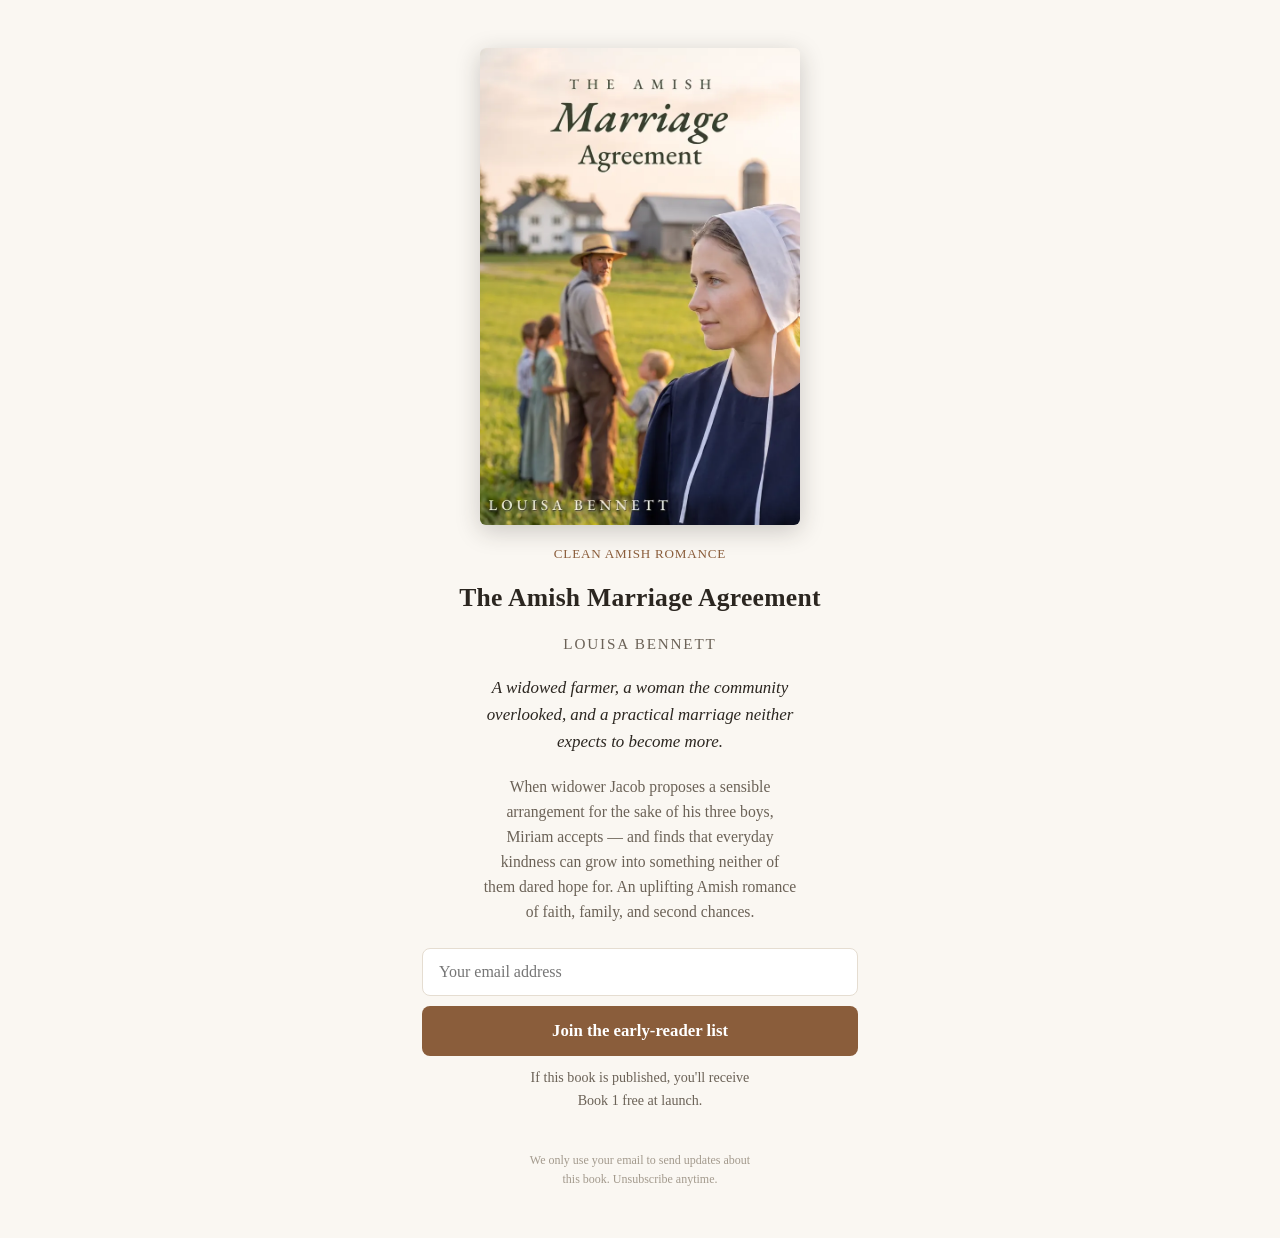
<file: amish-agreement/index.html>
<!DOCTYPE html>
<html lang="en">
<head>
<meta charset="utf-8">
<meta name="viewport" content="width=device-width, initial-scale=1">
<meta name="robots" content="noindex">
<title>The Amish Marriage Agreement — Louisa Bennett</title>
<link rel="stylesheet" href="../style.css">
<!-- Meta Pixel Code -->
<script>
!function(f,b,e,v,n,t,s)
{if(f.fbq)return;n=f.fbq=function(){n.callMethod?
n.callMethod.apply(n,arguments):n.queue.push(arguments)};
if(!f._fbq)f._fbq=n;n.push=n;n.loaded=!0;n.version='2.0';
n.queue=[];t=b.createElement(e);t.async=!0;
t.src=v;s=b.getElementsByTagName(e)[0];
s.parentNode.insertBefore(t,s)}(window, document,'script',
'https://connect.facebook.net/en_US/fbevents.js');
fbq('init', '2118679932365099');
fbq('track', 'PageView');
</script>
<noscript><img height="1" width="1" style="display:none"
src="https://www.facebook.com/tr?id=2118679932365099&ev=PageView&noscript=1"
/></noscript>
<!-- End Meta Pixel Code -->
</head>
<body>
<main class="wrap">
  <img class="cover" src="../assets/c.webp" alt="The Amish Marriage Agreement book cover">
  <p class="tag">Clean Amish romance</p>
  <h1>The Amish Marriage Agreement</h1>
  <p class="byline">Louisa Bennett</p>
  <p class="promise">A widowed farmer, a woman the community overlooked, and a practical marriage neither expects to become more.</p>
  <p class="body">When widower Jacob proposes a sensible arrangement for the sake of his three boys, Miriam accepts — and finds that everyday kindness can grow into something neither of them dared hope for. An uplifting Amish romance of faith, family, and second chances.</p>
  <div id="signup" style="width:100%">
    <form id="list-form" method="post" action="#">
      <input type="hidden" name="fields[cell]" value="C">
      <input type="hidden" name="fields[utm_campaign]" value="">
      <input type="hidden" name="fields[utm_content]" value="">
      <input type="email" name="fields[email]" placeholder="Your email address" required autocomplete="email">
      <button type="submit">Join the early-reader list</button>
    </form>
    <p class="promise-note" style="margin:10px auto 0">If this book is published, you'll receive Book&nbsp;1 free at launch.</p>
  </div>
  <div id="success" class="success">
    <h2>You're on the list.</h2>
    <p class="promise-note">If this book is published, you'll receive Book&nbsp;1 free at launch. No spam — you can unsubscribe anytime.</p>
  </div>
  <footer>We only use your email to send updates about this book. Unsubscribe anytime.</footer>
</main>
<script src="../app.js"></script>
</body>
</html>
</file>
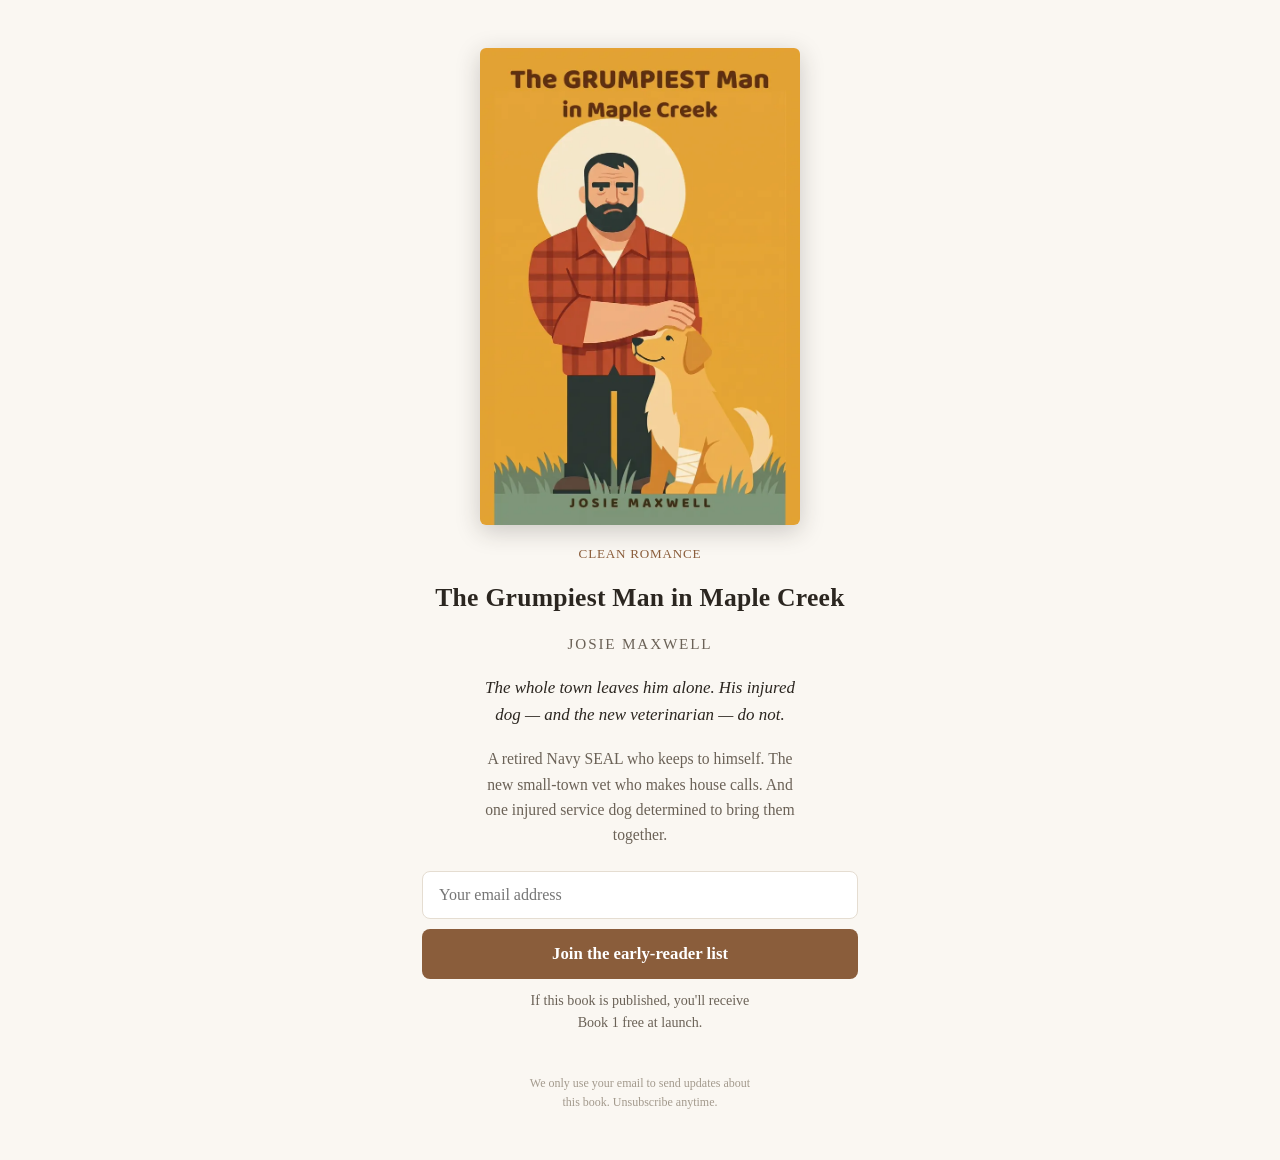
<file: maple-creek/index.html>
<!DOCTYPE html>
<html lang="en">
<head>
<meta charset="utf-8">
<meta name="viewport" content="width=device-width, initial-scale=1">
<meta name="robots" content="noindex">
<title>The Grumpiest Man in Maple Creek — Josie Maxwell</title>
<link rel="stylesheet" href="../style.css">
<!-- Meta Pixel Code -->
<script>
!function(f,b,e,v,n,t,s)
{if(f.fbq)return;n=f.fbq=function(){n.callMethod?
n.callMethod.apply(n,arguments):n.queue.push(arguments)};
if(!f._fbq)f._fbq=n;n.push=n;n.loaded=!0;n.version='2.0';
n.queue=[];t=b.createElement(e);t.async=!0;
t.src=v;s=b.getElementsByTagName(e)[0];
s.parentNode.insertBefore(t,s)}(window, document,'script',
'https://connect.facebook.net/en_US/fbevents.js');
fbq('init', '2118679932365099');
fbq('track', 'PageView');
</script>
<noscript><img height="1" width="1" style="display:none"
src="https://www.facebook.com/tr?id=2118679932365099&ev=PageView&noscript=1"
/></noscript>
<!-- End Meta Pixel Code -->
</head>
<body>
<main class="wrap">
  <img class="cover" src="../assets/b.webp" alt="The Grumpiest Man in Maple Creek book cover">
  <p class="tag">Clean romance</p>
  <h1>The Grumpiest Man in Maple Creek</h1>
  <p class="byline">Josie Maxwell</p>
  <p class="promise">The whole town leaves him alone. His injured dog — and the new veterinarian — do not.</p>
  <p class="body">A retired Navy SEAL who keeps to himself. The new small-town vet who makes house calls. And one injured service dog determined to bring them together.</p>
  <div id="signup" style="width:100%">
    <form id="list-form" method="post" action="#">
      <input type="hidden" name="fields[cell]" value="B">
      <input type="hidden" name="fields[utm_campaign]" value="">
      <input type="hidden" name="fields[utm_content]" value="">
      <input type="email" name="fields[email]" placeholder="Your email address" required autocomplete="email">
      <button type="submit">Join the early-reader list</button>
    </form>
    <p class="promise-note" style="margin:10px auto 0">If this book is published, you'll receive Book&nbsp;1 free at launch.</p>
  </div>
  <div id="success" class="success">
    <h2>You're on the list.</h2>
    <p class="promise-note">If this book is published, you'll receive Book&nbsp;1 free at launch. No spam — you can unsubscribe anytime.</p>
  </div>
  <footer>We only use your email to send updates about this book. Unsubscribe anytime.</footer>
</main>
<script src="../app.js"></script>
</body>
</html>
</file>
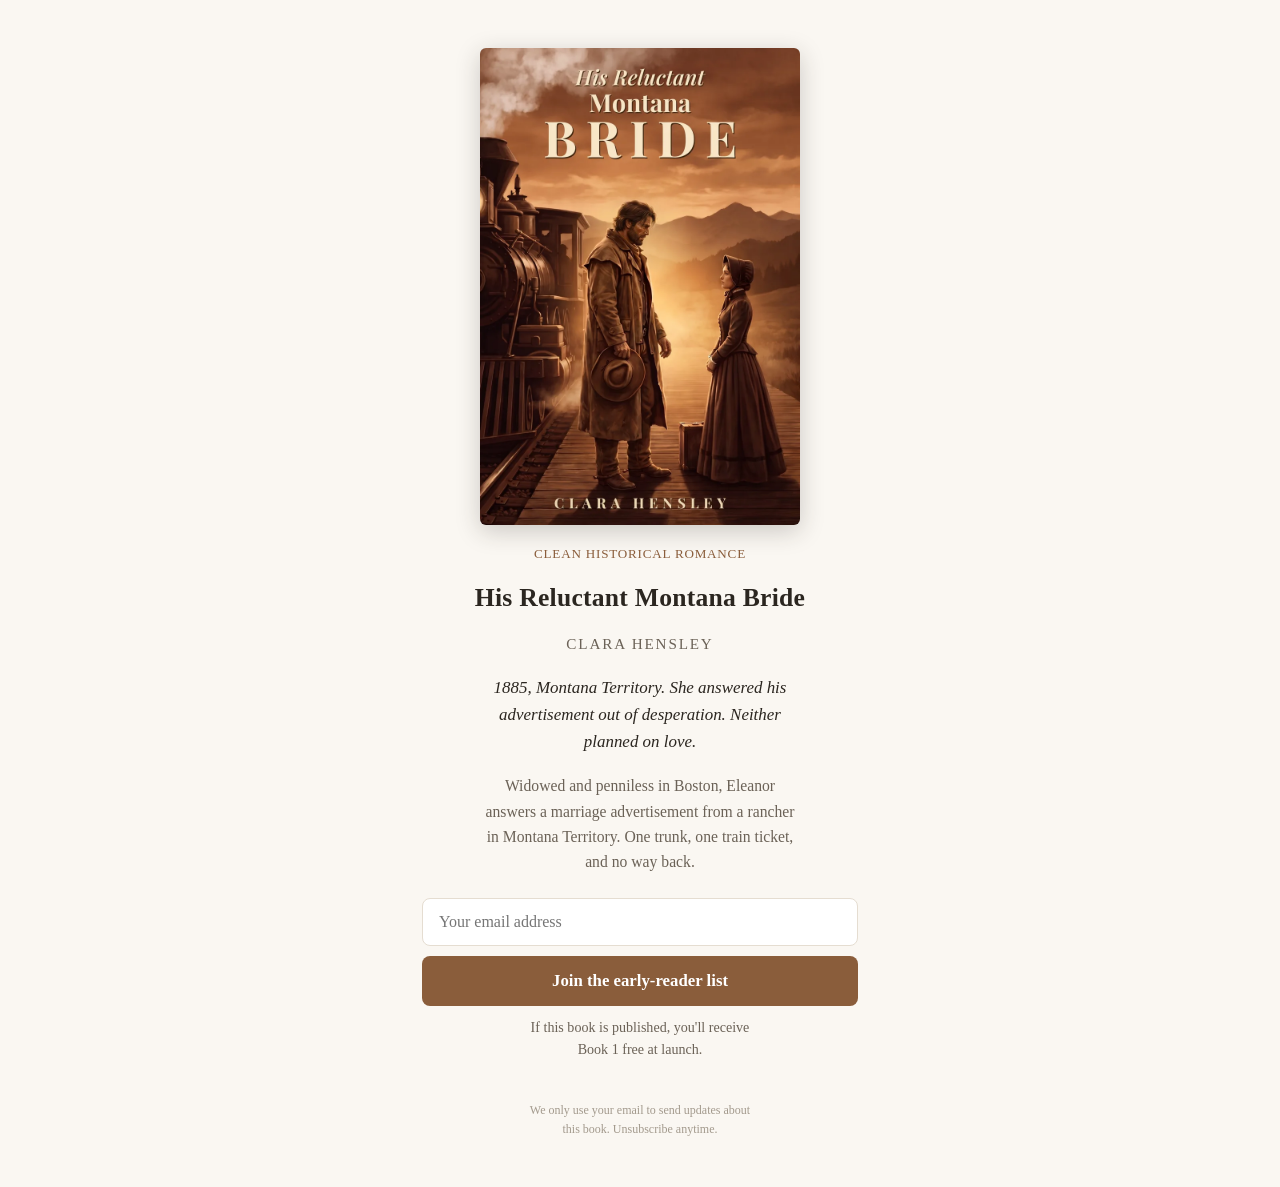
<file: montana-bride/index.html>
<!DOCTYPE html>
<html lang="en">
<head>
<meta charset="utf-8">
<meta name="viewport" content="width=device-width, initial-scale=1">
<meta name="robots" content="noindex">
<title>His Reluctant Montana Bride — Clara Hensley</title>
<link rel="stylesheet" href="../style.css">
<!-- Meta Pixel Code -->
<script>
!function(f,b,e,v,n,t,s)
{if(f.fbq)return;n=f.fbq=function(){n.callMethod?
n.callMethod.apply(n,arguments):n.queue.push(arguments)};
if(!f._fbq)f._fbq=n;n.push=n;n.loaded=!0;n.version='2.0';
n.queue=[];t=b.createElement(e);t.async=!0;
t.src=v;s=b.getElementsByTagName(e)[0];
s.parentNode.insertBefore(t,s)}(window, document,'script',
'https://connect.facebook.net/en_US/fbevents.js');
fbq('init', '2118679932365099');
fbq('track', 'PageView');
</script>
<noscript><img height="1" width="1" style="display:none"
src="https://www.facebook.com/tr?id=2118679932365099&ev=PageView&noscript=1"
/></noscript>
<!-- End Meta Pixel Code -->
</head>
<body>
<main class="wrap">
  <img class="cover" src="../assets/d.webp" alt="His Reluctant Montana Bride book cover">
  <p class="tag">Clean historical romance</p>
  <h1>His Reluctant Montana Bride</h1>
  <p class="byline">Clara Hensley</p>
  <p class="promise">1885, Montana Territory. She answered his advertisement out of desperation. Neither planned on love.</p>
  <p class="body">Widowed and penniless in Boston, Eleanor answers a marriage advertisement from a rancher in Montana Territory. One trunk, one train ticket, and no way back.</p>
  <div id="signup" style="width:100%">
    <form id="list-form" method="post" action="#">
      <input type="hidden" name="fields[cell]" value="D">
      <input type="hidden" name="fields[utm_campaign]" value="">
      <input type="hidden" name="fields[utm_content]" value="">
      <input type="email" name="fields[email]" placeholder="Your email address" required autocomplete="email">
      <button type="submit">Join the early-reader list</button>
    </form>
    <p class="promise-note" style="margin:10px auto 0">If this book is published, you'll receive Book&nbsp;1 free at launch.</p>
  </div>
  <div id="success" class="success">
    <h2>You're on the list.</h2>
    <p class="promise-note">If this book is published, you'll receive Book&nbsp;1 free at launch. No spam — you can unsubscribe anytime.</p>
  </div>
  <footer>We only use your email to send updates about this book. Unsubscribe anytime.</footer>
</main>
<script src="../app.js"></script>
</body>
</html>
</file>
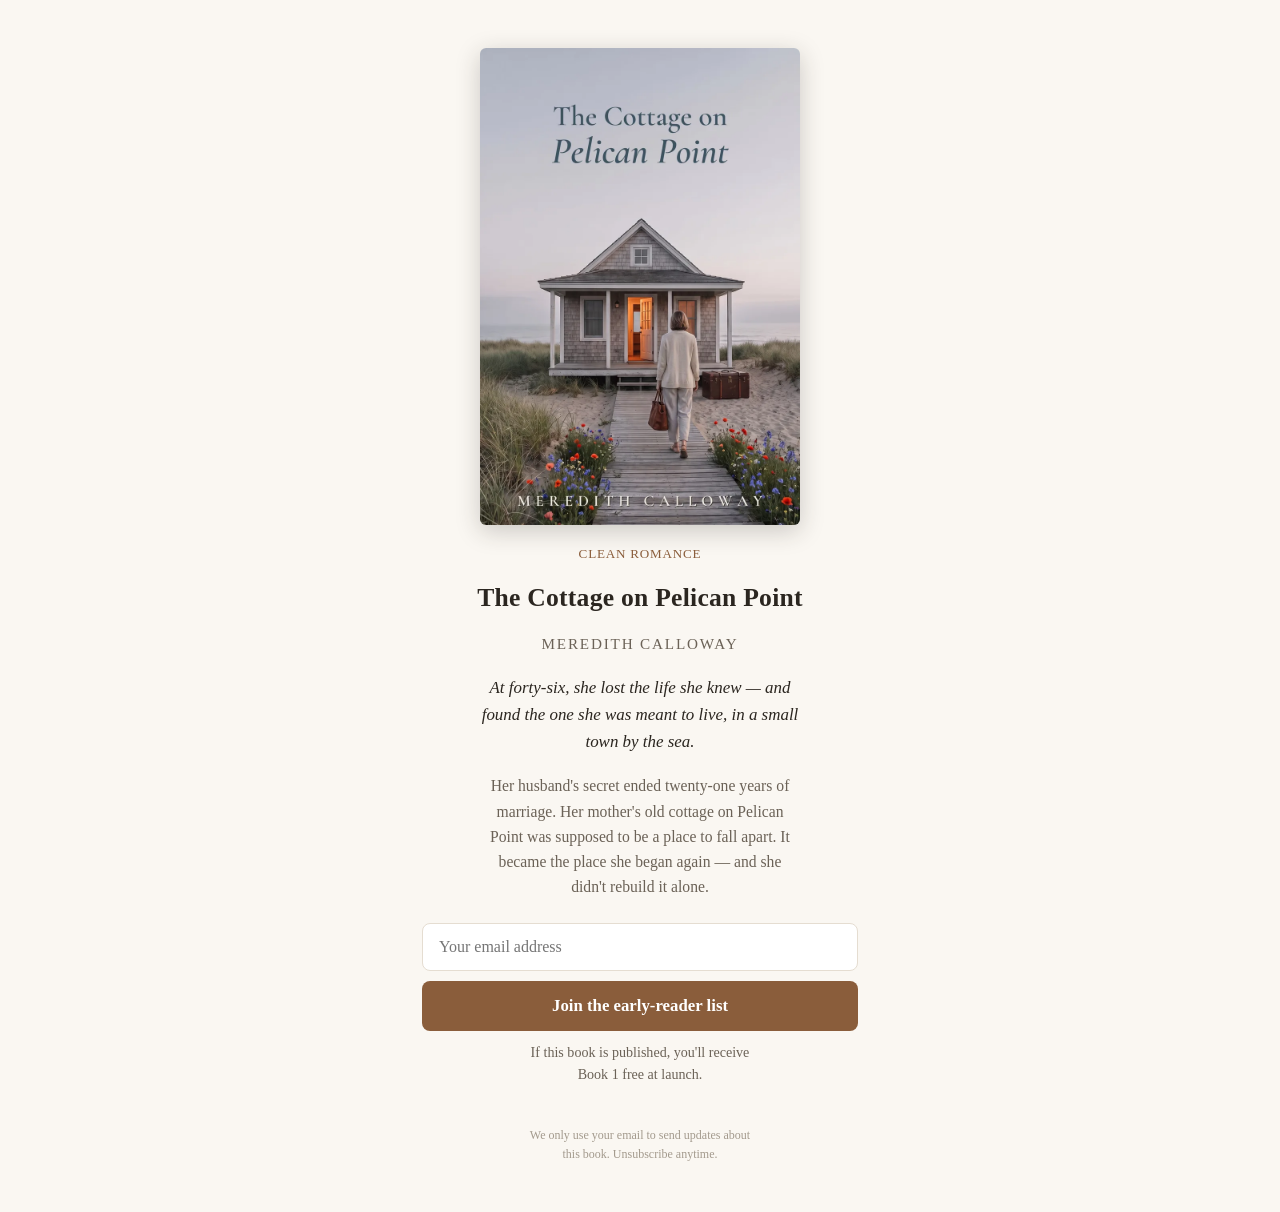
<file: pelican-point/index.html>
<!DOCTYPE html>
<html lang="en">
<head>
<meta charset="utf-8">
<meta name="viewport" content="width=device-width, initial-scale=1">
<meta name="robots" content="noindex">
<title>The Cottage on Pelican Point — Meredith Calloway</title>
<link rel="stylesheet" href="../style.css">
<!-- Meta Pixel Code -->
<script>
!function(f,b,e,v,n,t,s)
{if(f.fbq)return;n=f.fbq=function(){n.callMethod?
n.callMethod.apply(n,arguments):n.queue.push(arguments)};
if(!f._fbq)f._fbq=n;n.push=n;n.loaded=!0;n.version='2.0';
n.queue=[];t=b.createElement(e);t.async=!0;
t.src=v;s=b.getElementsByTagName(e)[0];
s.parentNode.insertBefore(t,s)}(window, document,'script',
'https://connect.facebook.net/en_US/fbevents.js');
fbq('init', '2118679932365099');
fbq('track', 'PageView');
</script>
<noscript><img height="1" width="1" style="display:none"
src="https://www.facebook.com/tr?id=2118679932365099&ev=PageView&noscript=1"
/></noscript>
<!-- End Meta Pixel Code -->
</head>
<body>
<main class="wrap">
  <img class="cover" src="../assets/a.webp" alt="The Cottage on Pelican Point book cover">
  <p class="tag">Clean romance</p>
  <h1>The Cottage on Pelican Point</h1>
  <p class="byline">Meredith Calloway</p>
  <p class="promise">At forty-six, she lost the life she knew — and found the one she was meant to live, in a small town by the sea.</p>
  <p class="body">Her husband's secret ended twenty-one years of marriage. Her mother's old cottage on Pelican Point was supposed to be a place to fall apart. It became the place she began again — and she didn't rebuild it alone.</p>
  <div id="signup" style="width:100%">
    <form id="list-form" method="post" action="#">
      <input type="hidden" name="fields[cell]" value="A">
      <input type="hidden" name="fields[utm_campaign]" value="">
      <input type="hidden" name="fields[utm_content]" value="">
      <input type="email" name="fields[email]" placeholder="Your email address" required autocomplete="email">
      <button type="submit">Join the early-reader list</button>
    </form>
    <p class="promise-note" style="margin:10px auto 0">If this book is published, you'll receive Book&nbsp;1 free at launch.</p>
  </div>
  <div id="success" class="success">
    <h2>You're on the list.</h2>
    <p class="promise-note">If this book is published, you'll receive Book&nbsp;1 free at launch. No spam — you can unsubscribe anytime.</p>
  </div>
  <footer>We only use your email to send updates about this book. Unsubscribe anytime.</footer>
</main>
<script src="../app.js"></script>
</body>
</html>
</file>
<file: style.css>
/* romance_probe landing — 공통 스타일. 셀 간 차이 금지(측정 순도) */
*{box-sizing:border-box;margin:0;padding:0}
:root{--paper:#faf7f2;--ink:#2b2620;--sub:#6b6257;--accent:#8a5d3b;--line:#e5ddd1}
body{background:var(--paper);color:var(--ink);font-family:Georgia,'Times New Roman',serif;
  line-height:1.6;-webkit-font-smoothing:antialiased}
.wrap{max-width:430px;margin:0 auto;padding:28px 22px 48px;display:flex;
  flex-direction:column;align-items:center;text-align:center;gap:18px}
.cover{width:min(78vw,300px);border-radius:6px;box-shadow:0 6px 24px rgba(43,38,32,.22)}
h1{font-size:1.6rem;line-height:1.25;font-weight:700;letter-spacing:.01em}
.byline{font-size:.95rem;color:var(--sub);letter-spacing:.12em;text-transform:uppercase}
.promise{font-size:1.06rem;font-style:italic;color:var(--ink);max-width:38ch}
.body{font-size:.98rem;color:var(--sub);max-width:40ch}
.tag{font-size:.82rem;color:var(--accent);letter-spacing:.06em;text-transform:uppercase}
form{width:100%;display:flex;flex-direction:column;gap:10px;margin-top:6px}
input[type=email]{width:100%;padding:14px 16px;font-size:1rem;border:1px solid var(--line);
  border-radius:8px;background:#fff;font-family:inherit}
input[type=email]:focus{outline:2px solid var(--accent);border-color:var(--accent)}
button{width:100%;padding:15px;font-size:1.05rem;font-weight:700;color:#fff;
  background:var(--accent);border:none;border-radius:8px;cursor:pointer;font-family:inherit}
button:active{transform:translateY(1px)}
.promise-note{font-size:.88rem;color:var(--sub);max-width:36ch}
.success{display:none;flex-direction:column;gap:12px;align-items:center;padding:22px 0}
.success h2{font-size:1.25rem}
footer{margin-top:22px;font-size:.75rem;color:#a39a8d;max-width:40ch}
@media (min-width:700px){.wrap{max-width:480px;padding-top:48px}.cover{width:320px}}
</file>
